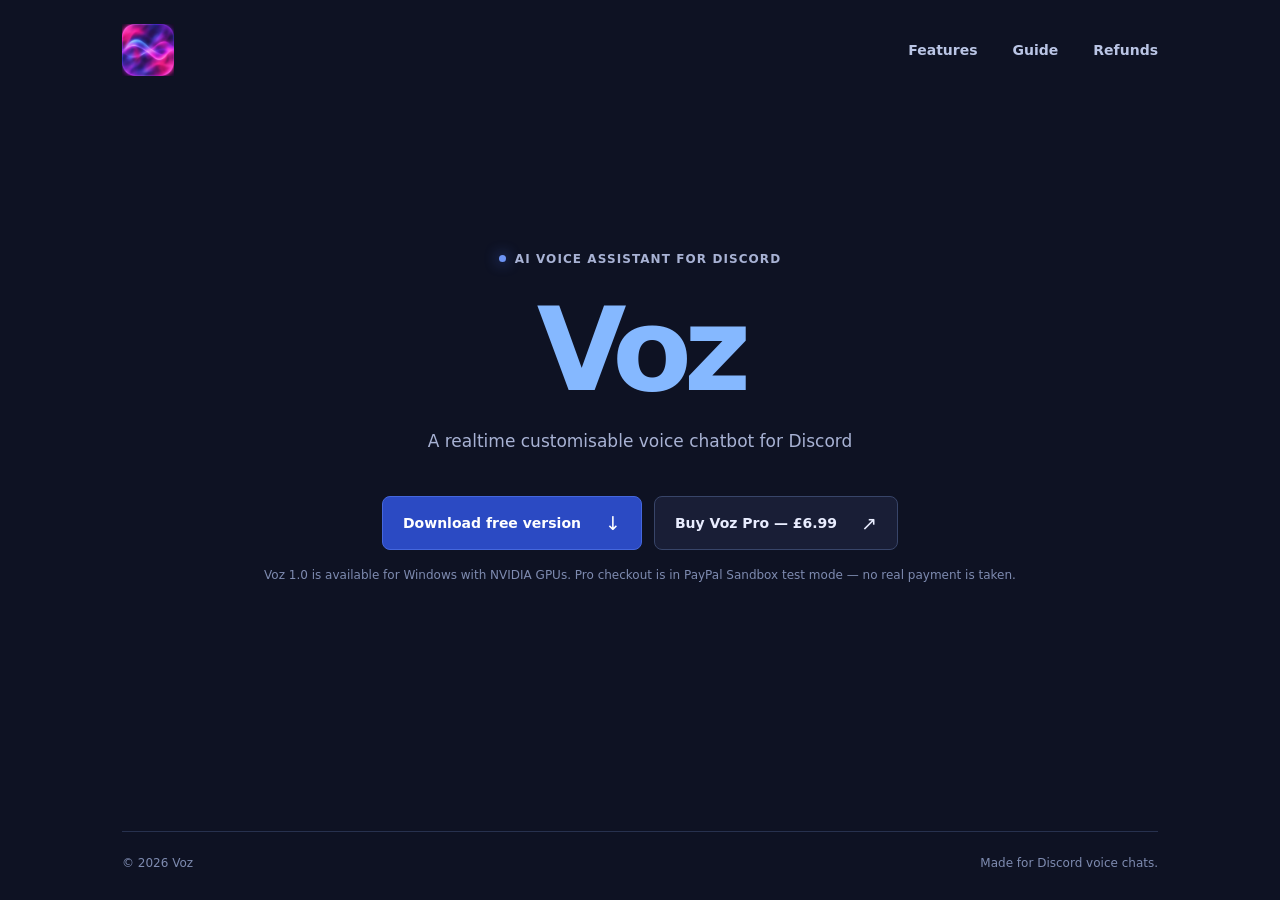
<file: index.html>
<!doctype html>
<html lang="en"><head><meta charset="utf-8"><meta name="viewport" content="width=device-width, initial-scale=1"><meta name="theme-color" content="#0e1223"><meta name="description" content="Voz — a local AI voice assistant for Discord."><title>Voz — Your Discord voice assistant</title><link rel="icon" href="/assets/voz.ico" sizes="any"><link rel="stylesheet" href="/styles.css"></head>
<body class="homepage"><div class="shell"><header class="header"><a class="brand" href="/" aria-label="Voz home"><img src="/assets/voz-logo.png" alt="Voz logo" width="52" height="52"></a><nav aria-label="Main navigation"><a href="/features.html">Features</a><a href="/guide.html">Guide</a><a href="/refund.html">Refunds</a></nav></header><main class="home"><div class="eyebrow"><span class="status-dot"></span> AI voice assistant for Discord</div><h1><span>Voz</span></h1><p class="tagline">A realtime customisable voice chatbot for Discord</p><div class="buttons"><a class="button primary" href="https://github.com/ExpiredMeme/voztts/releases/download/v1.0/VozSetup.exe">Download free version <span class="arrow">↓</span></a><button class="button secondary" type="button" id="buy-pro">Buy Voz Pro — £6.99 <span class="arrow">↗</span></button></div><p class="notice">Voz 1.0 is available for Windows with NVIDIA GPUs. Pro checkout is in PayPal Sandbox test mode — no real payment is taken.</p><div id="checkout-status" class="checkout-status" role="status" aria-live="polite" hidden></div></main><footer><span>© <span id="year"></span> Voz</span><span>Made for Discord voice chats.</span></footer></div><script src="/script.js?v=2"></script></body></html>
</file>
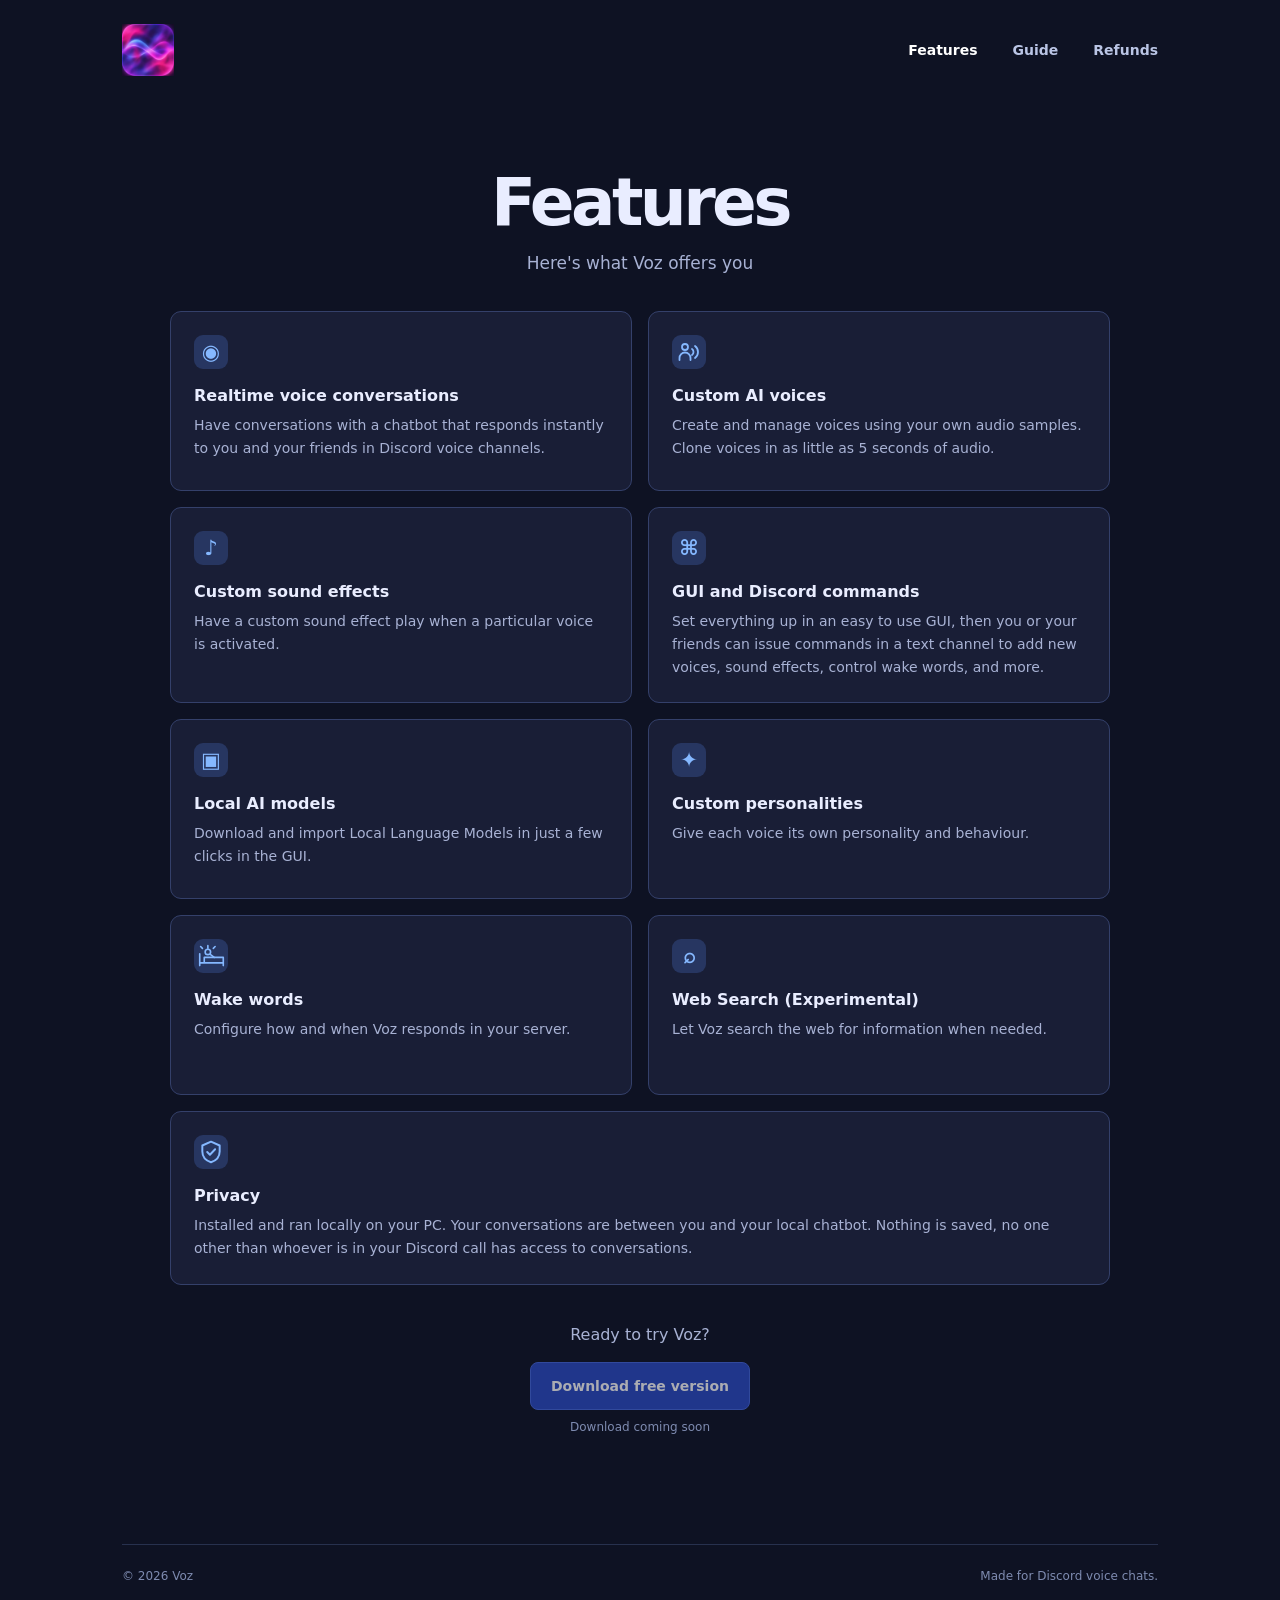
<file: features.html>
<!doctype html>
<html lang="en"><head><meta charset="utf-8"><meta name="viewport" content="width=device-width, initial-scale=1"><meta name="theme-color" content="#0e1223"><title>Features — Voz</title><link rel="icon" href="/assets/voz.ico" sizes="any"><link rel="stylesheet" href="/styles.css"></head>
<body><div class="shell"><header class="header"><a class="brand" href="/" aria-label="Voz home"><img src="/assets/voz-logo.png" alt="Voz logo" width="52" height="52"></a><nav aria-label="Main navigation"><a href="/features.html" aria-current="page">Features</a><a href="/guide.html">Guide</a><a href="/refund.html">Refunds</a></nav></header>
<main class="inner features-page"><h1>Features</h1><p class="intro">Here's what Voz offers you</p><div class="feature-list"><article><div class="feature-icon" aria-hidden="true">◉</div><h2>Realtime voice conversations</h2><p>Have conversations with a chatbot that responds instantly to you and your friends in Discord voice channels.</p></article><article><div class="feature-icon" aria-hidden="true"><svg viewBox="0 0 24 24" width="24" height="24" fill="none" stroke="currentColor" stroke-width="1.8" stroke-linecap="round" stroke-linejoin="round"><circle cx="8" cy="7" r="3"/><path d="M2.5 20v-2a5.5 5.5 0 0 1 11 0v2M15 9c2 1.2 2 4.8 0 6M18 6c4 3 4 9 0 12"/></svg></div><h2>Custom AI voices</h2><p>Create and manage voices using your own audio samples. Clone voices in as little as 5 seconds of audio.</p></article><article><div class="feature-icon" aria-hidden="true">♪</div><h2>Custom sound effects</h2><p>Have a custom sound effect play when a particular voice is activated.</p></article><article><div class="feature-icon" aria-hidden="true">⌘</div><h2>GUI and Discord commands</h2><p>Set everything up in an easy to use GUI, then you or your friends can issue commands in a text channel to add new voices, sound effects, control wake words, and more.</p></article><article><div class="feature-icon" aria-hidden="true">▣</div><h2>Local AI models</h2><p>Download and import Local Language Models in just a few clicks in the GUI.</p></article><article><div class="feature-icon" aria-hidden="true">✦</div><h2>Custom personalities</h2><p>Give each voice its own personality and behaviour.</p></article><article><div class="feature-icon" aria-hidden="true"><svg viewBox="0 0 32 32" width="29" height="29" fill="none" stroke="currentColor" stroke-width="1.8" stroke-linecap="round" stroke-linejoin="round"><path d="M3 26V13M3 23h26v3M8 23v-6h21v6M8 17h7"/><circle cx="12" cy="11" r="3"/><path d="M15 14l4 3M12 7V4M18 7l2-2M6 7L4 5"/></svg></div><h2>Wake words</h2><p>Configure how and when Voz responds in your server.</p></article><article><div class="feature-icon" aria-hidden="true">⌕</div><h2>Web Search (Experimental)</h2><p>Let Voz search the web for information when needed.</p></article><article class="feature-privacy"><div class="feature-icon" aria-hidden="true"><svg viewBox="0 0 24 24" width="26" height="26" fill="none" stroke="currentColor" stroke-width="1.8" stroke-linecap="round" stroke-linejoin="round"><path d="M12 2.5 20 6v5.5c0 5-3.4 8.4-8 10-4.6-1.6-8-5-8-10V6l8-3.5Z"/><path d="m8.5 12 2.5 2.5 4.8-5"/></svg></div><h2>Privacy</h2><p>Installed and ran locally on your PC. Your conversations are between you and your local chatbot. Nothing is saved, no one other than whoever is in your Discord call has access to conversations.</p></article></div><div class="features-cta"><p>Ready to try Voz?</p><button class="button primary" type="button" disabled aria-label="Download free version coming soon">Download free version</button><span class="notice">Download coming soon</span></div></main>
<footer><span>© <span id="year"></span> Voz</span><span>Made for Discord voice chats.</span></footer></div><script src="/script.js"></script></body></html>
</file>
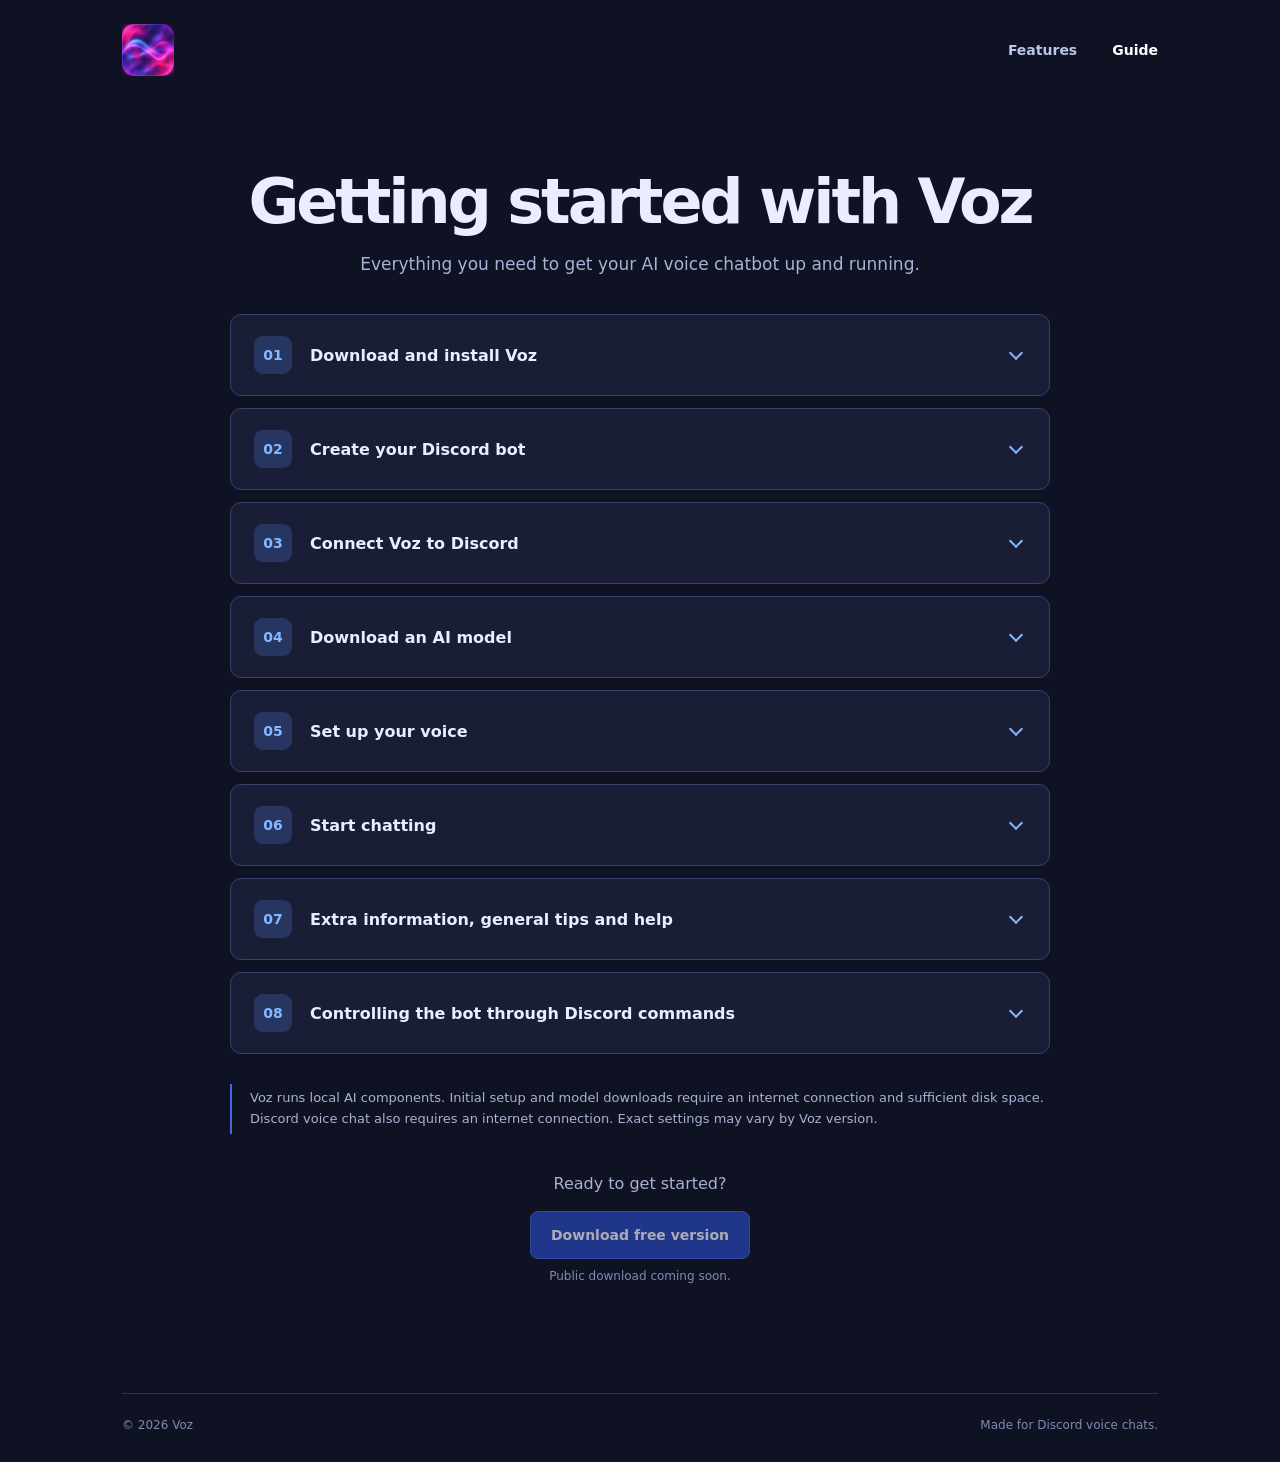
<file: guide.html>
<!doctype html><html lang="en"><head><meta charset="utf-8"><meta name="viewport" content="width=device-width, initial-scale=1"><meta name="theme-color" content="#0e1223"><title>Guide — Voz</title><link rel="icon" href="/assets/voz.ico" sizes="any"><link rel="stylesheet" href="/styles.css"></head><body><div class="shell"><header class="header"><a class="brand" href="/" aria-label="Voz home"><img src="/assets/voz-logo.png" alt="Voz logo" width="52" height="52"></a><nav aria-label="Main navigation"><a href="/features.html">Features</a><a href="/guide.html" aria-current="page">Guide</a></nav></header><main class="inner guide-page"><h1>Getting started with Voz</h1><p class="intro">Everything you need to get your AI voice chatbot up and running.</p><div class="guide-accordion"><details class="guide-step"><summary><span class="guide-num">01</span><span class="guide-step-title">Download and install Voz</span><span class="guide-chevron" aria-hidden="true"></span></summary><div class="guide-step-content"><ol><li>Download the free Windows Installer.</li><li>Run the installer and follow setup instructions. It may take a while to download all dependencies.</li><li>Launch Voz from the executable, or your desktop shortcut.</li></ol></div></details><details class="guide-step"><summary><span class="guide-num">02</span><span class="guide-step-title">Create your Discord bot</span><span class="guide-chevron" aria-hidden="true"></span></summary><div class="guide-step-content"><ol>
<li>Create an application in the <a class="guide-link" href="https://discord.com/developers/home" target="_blank" rel="noopener noreferrer">Discord Developer Portal</a></li>
<li>Configure your bot and required permissions.</li>
<li>Firstly, click &quot;New Application&quot; on the top right.<figure class="guide-figure"><img src="/assets/discord-developer-applications.png" alt="Discord Developer Portal Applications page showing the New Application button in the top right" loading="lazy"><figcaption>Discord Developer Portal — Applications</figcaption></figure></li>
<li>Give it whatever name you want. This will be used to call the bot into your voice channel when you mention it, but the nickname can later be changed in your server.</li>
<li>On the left side of the screen, click &quot;Installation&quot;, then choose &quot;None&quot; in the dropdown for &quot;Install Link&quot;, then save the change.<figure class="guide-figure"><img src="/assets/discord-installation-settings.png" alt="Discord Developer Portal Installation settings with Install Link dropdown set to None" loading="lazy"><figcaption>Installation — set Install Link to None</figcaption></figure></li>
<li>In the &quot;Bot&quot; section, first obtain the bot token and note it down in a notepad. This will be pasted into your GUI later. It can be reset at a later date if needed.</li>
<li>In this section you can toggle on Presence, Server Members, and Message Content intent, but it should not be necessary.</li>
<li>On the left hand side, click &quot;OAuth2&quot;, and tick &quot;bot&quot; and &quot;application.commands&quot; in the &quot;OAuth2 URL Generator&quot; section. Give the bot permissions &quot;View channels, Send messages, Embed links, Read message history, Connect, and Speak.&quot; A URL should be generated at the bottom. Copy and paste this in your web browser, and invite the bot into your server.<figure class="guide-figure"><img src="/assets/discord-oauth-permissions.png" alt="Discord OAuth2 URL Generator with bot and applications.commands scopes selected and required bot permissions checked" loading="lazy"><figcaption>OAuth2 scopes and bot permissions — click to enlarge</figcaption></figure></li>
<li>That should be everything needed. Make sure you have your bot token, and do not show it to anyone!</li>
</ol></div></details><details class="guide-step"><summary><span class="guide-num">03</span><span class="guide-step-title">Connect Voz to Discord</span><span class="guide-chevron" aria-hidden="true"></span></summary><div class="guide-step-content"><ol>
<li><strong>Enter your token</strong><span>Open the settings tab in the Voz GUI and paste your bot token at the top.</span><figure class="guide-figure"><img src="/assets/voz-settings-discord-token.png" alt="Voz GUI Settings tab showing the Discord Token field at the top of the Discord Identity section" loading="lazy"><figcaption>Voz Settings — Discord Token (click to enlarge)</figcaption></figure></li>
<li><strong>Choose your server</strong><span>Make sure the bot has been invited to the Discord server you want to use.</span></li>
<li><strong>Connect</strong><span>If you already have an LLM setup you can now connect, otherwise, follow the next steps.</span></li>
</ol></div></details><details class="guide-step"><summary><span class="guide-num">04</span><span class="guide-step-title">Download an AI model</span><span class="guide-chevron" aria-hidden="true"></span></summary><div class="guide-step-content"><ol>
<li><strong>Open LLM Manager on the left hand side</strong><span>At the top, set up a model folder. You can place this wherever you like, but the simplest thing to do is create a folder called &quot;models&quot; inside the Voz folder.</span><figure class="guide-figure"><img src="/assets/voz-llm-model-folder.png" alt="Voz LLM Model Manager showing the Local Model Folder field, Browse button and Scan Folder button" loading="lazy"><figcaption>Set up your local model folder — click to enlarge</figcaption></figure></li>
<li><strong>Download a model</strong><span>Select a local language model to download by searching Hugging Face at the bottom of the LLM Manager. This example uses Qwen 3 0.6b.</span><figure class="guide-figure"><img src="/assets/voz-huggingface-download.png" alt="Voz LLM Manager Hugging Face GGUF model search results and completed download, with the local file path hidden" loading="lazy"><figcaption>Search Hugging Face and download a GGUF model — click to enlarge</figcaption></figure></li>
<li><strong>Import model</strong><span>Allow the download to finish. Then you may need to click &quot;Scan Folder&quot; at the top. The model should appear in a list underneath your folder location. Select your preferred model, then click &quot;Import Selected GGUF into Ollama&quot;. Under &quot;Ollama Installed Models&quot;, choose the model from the dropdown and click &quot;Use Selected Model&quot;. You may need to click &quot;Refresh Ollama&quot; beforehand.</span><figure class="guide-figure"><img src="/assets/voz-llm-import-model.png" alt="Voz LLM Model Manager showing a selected GGUF model, Import Selected GGUF into Ollama, Ollama Installed Models and Use Selected Model buttons" loading="lazy"><figcaption>Import your GGUF model and select it in Ollama — click to enlarge</figcaption></figure></li>
<li><strong>Start the bot</strong><span>At this point, you should be ready to start the bot with just the default voice, but you may need to restart the GUI in order to force an update to the settings to recognise your selected model. Click the &quot;Dashboard&quot; tab on the left, then click &quot;Start bot&quot;. Join a voice channel in the same server as the bot, make sure the bot has permission to view and join that channel, and simply mention it in a text channel. Wait for the live log to say the bot is ready. You can open a conversation window to display exactly what the bot hears you say and it's generated responses.</span><figure class="guide-figure"><img src="/assets/voz-dashboard-start-bot.png" alt="Voz Dashboard showing Start Bot, the Live Log and Open Conversation Window controls" loading="lazy"><figcaption>Start the bot and open the Conversation Window — click to enlarge</figcaption></figure></li>
</ol></div></details><details class="guide-step"><summary><span class="guide-num">05</span><span class="guide-step-title">Set up your voice</span><span class="guide-chevron" aria-hidden="true"></span></summary><div class="guide-step-content"><ol>
<li><strong>Select a voice</strong><span>You can customise the voice of your bot using a voice sample. Edit a short clip, in .wav format, and save it. A 10-15 second clip works best. Make sure the voice sample is clear. Click &quot;Add WAV&quot; and choose your voice. It will save a copy of the WAV into your install folder into a folder called &quot;voices&quot;. Free users are limited to 3 voices.</span><figure class="guide-figure"><img src="/assets/voz-voice-library.png" alt="Voz Voices and Sound Effects tab with the Voice Library and Add WAV button" loading="lazy"><figcaption>Voice Library — click to enlarge</figcaption></figure></li>
<li><strong>Create custom sound effects</strong><span>Users with a paid licence can add a sound effect that plays when a particular voice is activated in the menu underneath.</span><figure class="guide-figure"><img src="/assets/voz-voice-sound-effects.png" alt="Voz Sound Effects per voice panel with Add or Replace WAV button" loading="lazy"><figcaption>Sound Effects (per voice) — click to enlarge</figcaption></figure><span>To add the sound effect to an associated voice, use the Discord command &quot;/voice sound&quot;. Type the name of the voice you want to have a sound effect, attach the WAV file, and choose whether it plays when the voice is activated, before every reply, or both. Sound effects are saved in a folder called &quot;Sounds&quot;.</span><figure class="guide-figure"><img src="/assets/discord-voice-sound-command.png" alt="Discord slash command voice sound with voice name, WAV sample upload and when options" loading="lazy"><figcaption>Discord /voice sound command — click to enlarge</figcaption></figure></li>
<li><strong>Adjust settings</strong><span>Set your preferred wake word, voice options and personality. In the &quot;Roles and Wake Words&quot; tab you can set each voice to have its own personality. You can set each voice to only respond to you when a certain word is spoken. If the word is not said, it will stay silent. This is helpful if there are many people in a channel talking who may interrupt the bot.</span><span><strong>Tip:</strong> The bot may not pick up certain words if they sound similar to another word, so add multiple wake words. For example, if you want your bot to only respond to &quot;Joe&quot;, add &quot;John&quot; as well, as it may mistake the words for one another. To add multiple wake words simply write &quot;Joe, John, Jerry&quot; without the quotation marks.</span><span>You can additionally set different voices and wake words per server, but you will need your Discord server ID.</span><figure class="guide-figure"><img src="/assets/voz-roles-wake-words.png" alt="Voz Roles and Wake Words tab showing per-voice personality, global wake word defaults and per-server wake overrides" loading="lazy"><figcaption>Roles and Wake Words — click to enlarge</figcaption></figure></li>
</ol></div></details><details class="guide-step"><summary><span class="guide-num">06</span><span class="guide-step-title">Start chatting</span><span class="guide-chevron" aria-hidden="true"></span></summary><div class="guide-step-content"><ol><li><strong>Join a call</strong><span>Join a Discord voice channel with your friends.</span></li><li><strong>Connect the bot</strong><span>Use the Voz GUI or your configured Discord commands to have the bot join the channel.</span></li><li><strong>Speak naturally</strong><span>Use your configured wake word and talk to the chatbot. You can refine its settings from the GUI.</span></li></ol></div></details><details class="guide-step"><summary><span class="guide-num">07</span><span class="guide-step-title">Extra information, general tips and help</span><span class="guide-chevron" aria-hidden="true"></span></summary><div class="guide-step-content">
<section class="guide-extra-topic"><h3>Web Search</h3>
<p>You can install DuckDuckGo web search to have your bot attempt to search the internet when asked questions, but note this is experimental. A number of LLMs struggle with calling the web search tool and can give wrong information or not find results at all. It may be best to leave this disabled and let the LLM rely on its own tools and information.</p>
<figure class="guide-figure"><img src="/assets/voz-duckduckgo-web-search.png" alt="Voz DuckDuckGo Web Search settings showing DDGS installation, adaptive search toggle, and search controls" loading="lazy"><figcaption>DuckDuckGo Web Search settings — click to enlarge</figcaption></figure></section>
<section class="guide-extra-topic"><h3>Settings</h3><p>Each setting gives a brief explanation of what it does if you hover over the field, but let's run through some of them here.</p>
<h4>Ollama</h4><p><strong>Max Tokens</strong> is the maximum number of tokens generated for a reply. Higher numbers will generate slower responses. Adjust this based on what you are comfortable with.</p>
<p><strong>Max History</strong> is the number of messages the LLM will keep in memory when generating responses. Again, higher = slower responses.</p>
<h4>Speech Recognition</h4><p><strong>Silence End</strong> is how long the bot waits for silence before it starts generating a response. Lower = quicker response, but it may cut off some of your words and cause a less accurate response.</p>
<h4>Chatterbox</h4><p><strong>Chatterbox Model</strong> is the TTS engine used to generate responses. Standard is the default. Turbo is quicker, but potentially generates less accurate voice clones.</p>
<p><strong>Chatterbox CFG</strong> adjusts the pacing of the TTS. Lower may follow the voice sample more accurately.</p>
<p><strong>Chatterbox Exaggeration</strong> adjusts the emotion of the voice generation. Higher = more expressive.</p>
<p><strong>Chatterbox Temperature</strong> adjusts the randomness of the response. Lower = less random, more stable.</p>
<p><strong>TTS max chars</strong> adjusts how large a generated response can be. Higher = longer response times.</p>
</section></div></details><details class="guide-step"><summary><span class="guide-num">08</span><span class="guide-step-title">Controlling the bot through Discord commands</span><span class="guide-chevron" aria-hidden="true"></span></summary><div class="guide-step-content"><p>Here is a list of commands available to use by simply typing in a text channel the bot can see.</p><div class="guide-command-list">
<div class="guide-command"><code>/voice add</code><span>Add a new voice. Name it and attach a WAV file.</span></div>
<div class="guide-command"><code>/voice use</code><span>Switch to the selected voice.</span></div>
<div class="guide-command"><code>/voice wake</code><span>Set a wake word to the selected voice.</span></div>
<div class="guide-command"><code>/voice remove</code><span>Remove selected voice.</span></div>
<div class="guide-command"><code>/voice list</code><span>List all available voices.</span></div>
<div class="guide-command"><code>/voice sound</code><span>Select a voice and add a sound effect.</span></div>
<div class="guide-command"><code>/voice soundremove</code><span>Remove a sound effect from a voice.</span></div>
<div class="guide-command"><code>/voice role</code><span>Add a role/personality to a voice.</span></div>
</div></div></details></div><p class="guide-note">Voz runs local AI components. Initial setup and model downloads require an internet connection and sufficient disk space. Discord voice chat also requires an internet connection. Exact settings may vary by Voz version.</p><div class="features-cta"><p>Ready to get started?</p><button class="button primary" disabled title="Installer coming soon">Download free version</button><span class="notice">Public download coming soon.</span></div></main><dialog id="screenshot-viewer" class="screenshot-viewer" aria-label="Enlarged guide screenshot"><div class="viewer-toolbar"><span id="viewer-caption"></span><div class="viewer-actions"><button type="button" id="viewer-zoom-out" aria-label="Zoom out">−</button><button type="button" id="viewer-zoom-in" aria-label="Zoom in">+</button><button type="button" id="viewer-reset">Reset</button><button type="button" id="viewer-close" aria-label="Close screenshot">✕</button></div></div><div class="viewer-scroll"><img id="viewer-image" alt=""></div></dialog><footer><span>© <span id="year"></span> Voz</span><span>Made for Discord voice chats.</span></footer></div><script src="/script.js"></script><script src="/guide-images.js"></script></body></html>
</file>
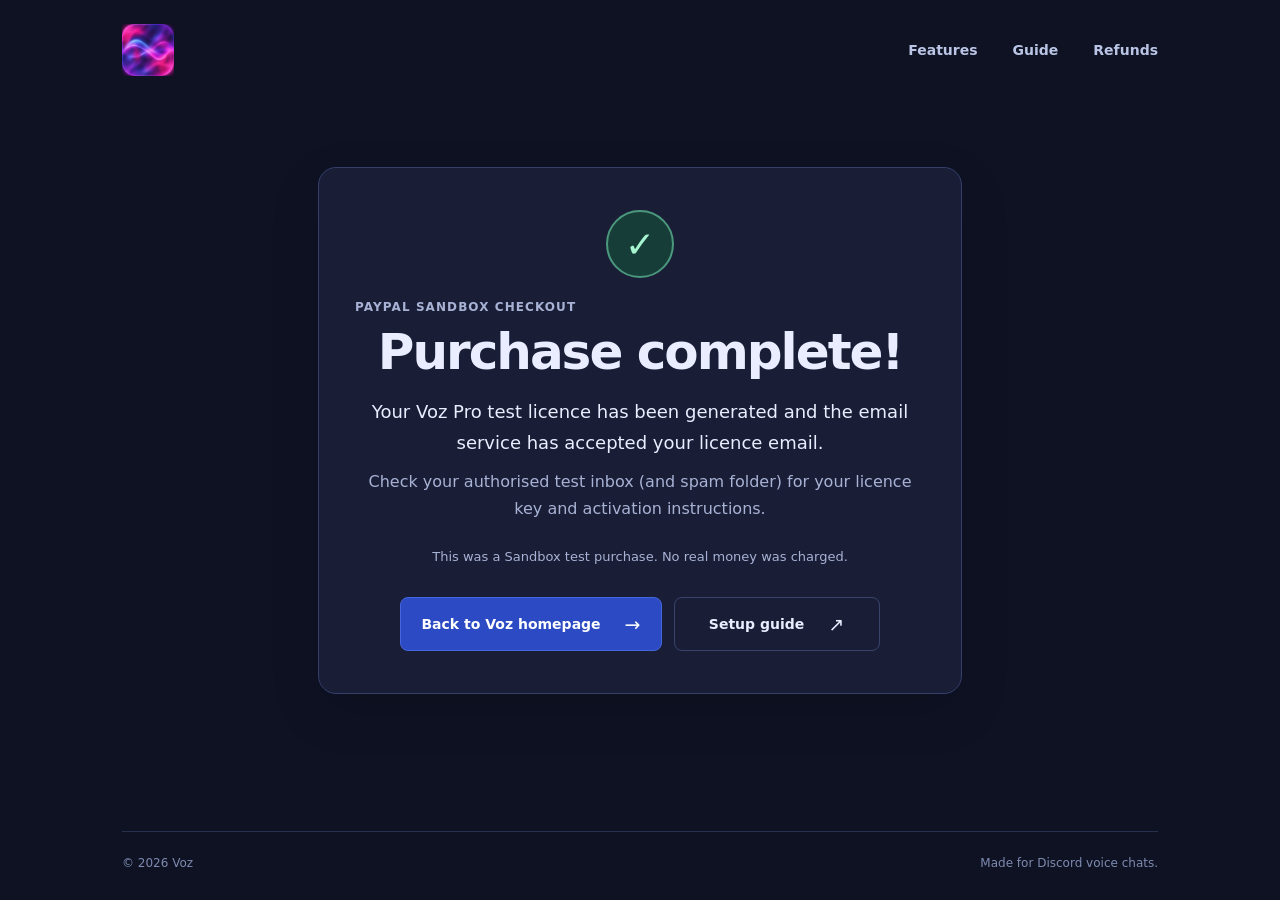
<file: purchase-success.html>
<!doctype html>
<html lang="en"><head><meta charset="utf-8"><meta name="viewport" content="width=device-width, initial-scale=1"><meta name="theme-color" content="#0e1223"><meta name="robots" content="noindex"><title>Purchase complete — Voz Pro</title><link rel="icon" href="/assets/voz.ico" sizes="any"><link rel="stylesheet" href="/styles.css"></head>
<body class="homepage"><div class="shell"><header class="header"><a class="brand" href="/" aria-label="Voz home"><img src="/assets/voz-logo.png" alt="Voz logo" width="52" height="52"></a><nav aria-label="Main navigation"><a href="/features.html">Features</a><a href="/guide.html">Guide</a><a href="/refund.html">Refunds</a></nav></header>
<main class="home"><section class="purchase-confirmation" aria-labelledby="purchase-heading"><div class="purchase-check" aria-hidden="true">✓</div><div class="eyebrow">PayPal Sandbox checkout</div><h1 id="purchase-heading">Purchase complete!</h1><p class="purchase-lead">Your Voz Pro test licence has been generated and the email service has accepted your licence email.</p><p>Check your authorised test inbox (and spam folder) for your licence key and activation instructions.</p><p class="purchase-note">This was a Sandbox test purchase. No real money was charged.</p><div class="buttons"><a class="button primary" href="/">Back to Voz homepage <span class="arrow">→</span></a><a class="button secondary" href="/guide.html">Setup guide <span class="arrow">↗</span></a></div></section></main>
<footer><span>© <span id="year"></span> Voz</span><span>Made for Discord voice chats.</span></footer></div><script>document.getElementById('year').textContent = new Date().getFullYear();</script></body></html>
</file>
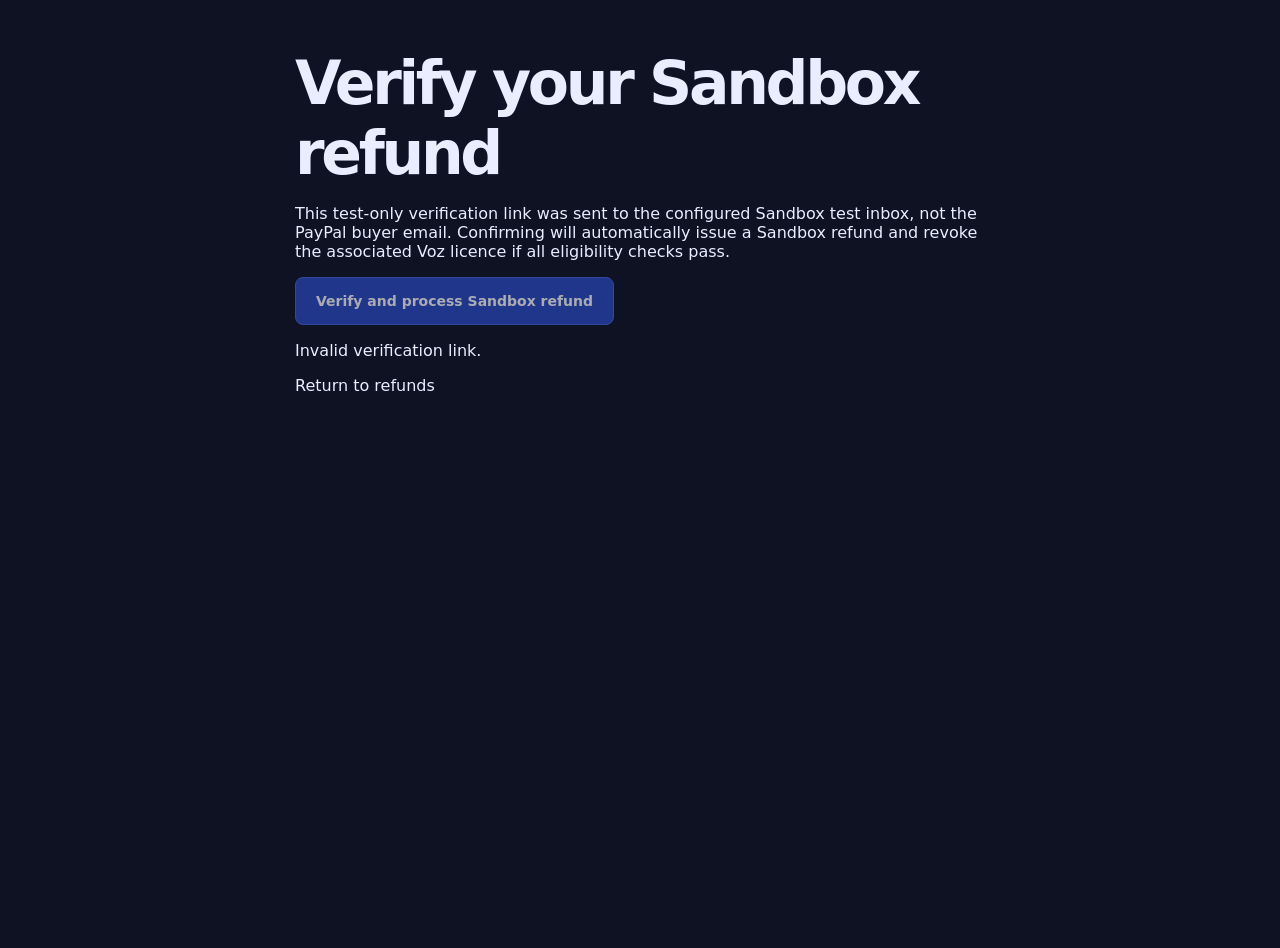
<file: refund-verify.html>
<!doctype html><html lang="en"><head><meta charset="utf-8"><meta name="viewport" content="width=device-width,initial-scale=1"><title>Verify Sandbox refund — Voz</title><link rel="stylesheet" href="/styles.css"></head><body><main class="inner refund-page"><h1>Verify your Sandbox refund</h1><p>This test-only verification link was sent to the configured Sandbox test inbox, not the PayPal buyer email. Confirming will automatically issue a Sandbox refund and revoke the associated Voz licence if all eligibility checks pass.</p><button class="button primary" id="confirm" type="button">Verify and process Sandbox refund</button><p id="result" role="status" aria-live="polite"></p><p><a href="/refund.html">Return to refunds</a></p></main><script src="/refund-verify.js?v=1" defer></script></body></html>
</file>
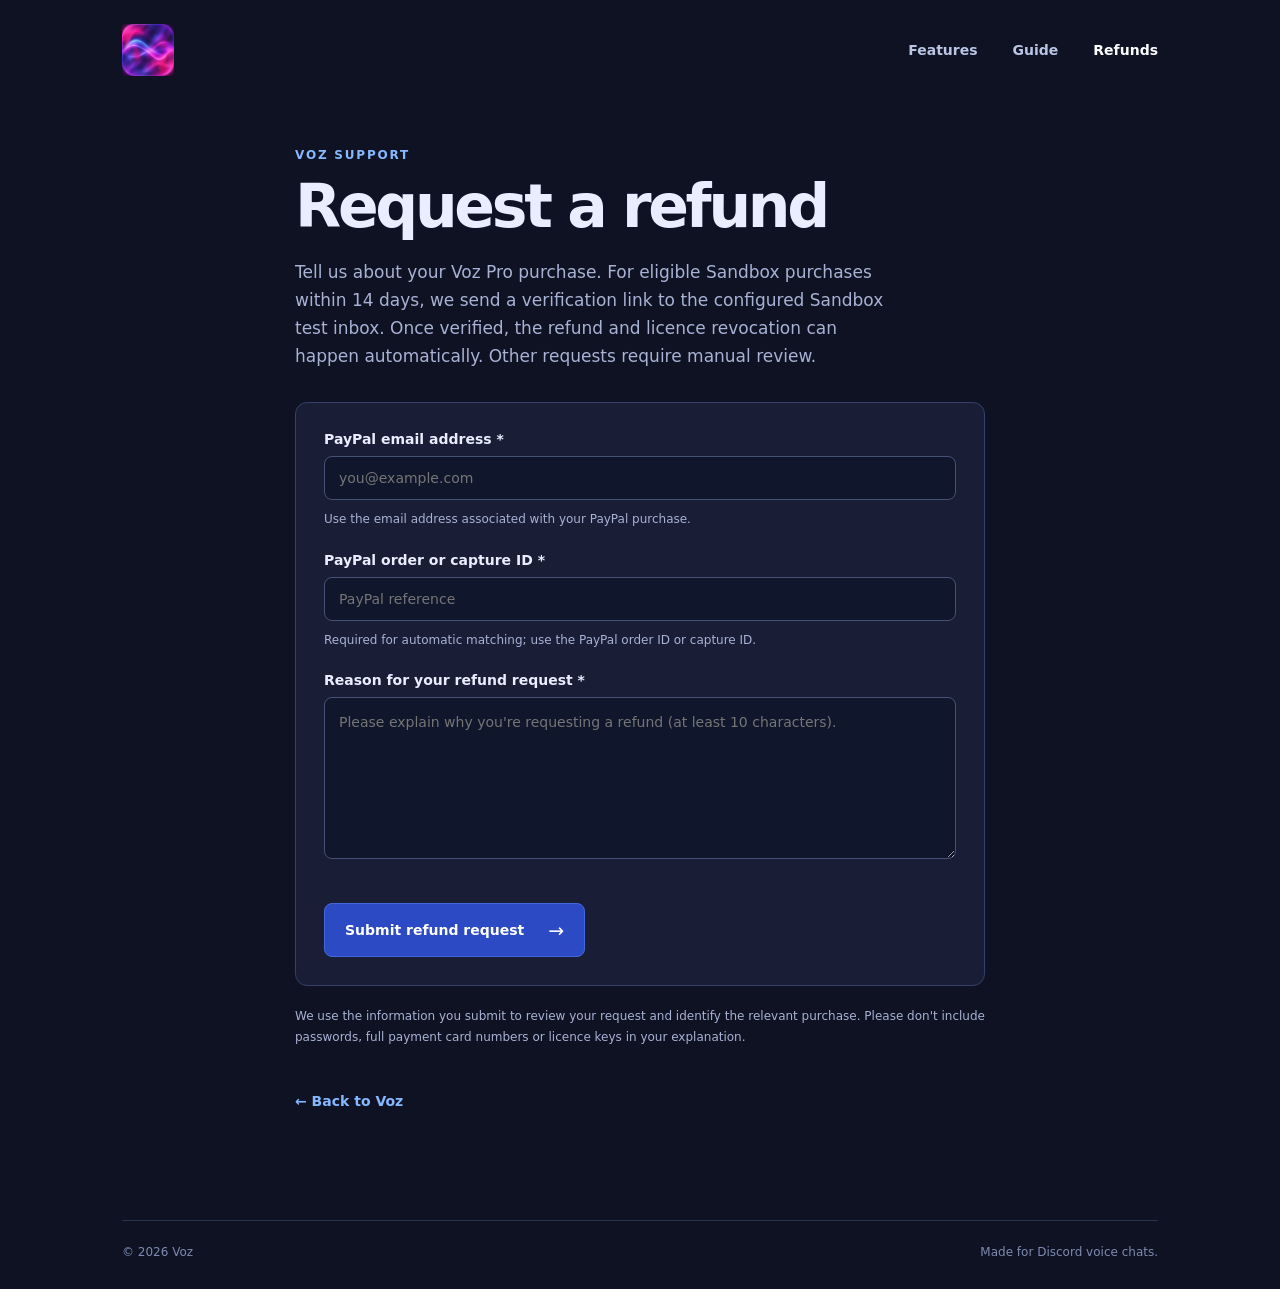
<file: refund.html>
<!doctype html>
<html lang="en">
<head>
  <meta charset="utf-8">
  <meta name="viewport" content="width=device-width, initial-scale=1">
  <meta name="theme-color" content="#0e1223">
  <meta name="description" content="Request a refund for a Voz Pro purchase.">
  <title>Request a refund — Voz</title>
  <link rel="icon" href="/assets/voz.ico" sizes="any">
  <link rel="stylesheet" href="/styles.css">
  <script src="https://challenges.cloudflare.com/turnstile/v0/api.js" async defer></script>
</head>
<body>
<div class="shell">
  <header class="header">
    <a class="brand" href="/" aria-label="Voz home"><img src="/assets/voz-logo.png" alt="Voz logo" width="52" height="52"></a>
    <nav aria-label="Main navigation"><a href="/features.html">Features</a><a href="/guide.html">Guide</a><a href="/refund.html" aria-current="page">Refunds</a></nav>
  </header>
  <main class="inner refund-page">
    <div class="overline">VOZ SUPPORT</div>
    <h1>Request a refund</h1>
    <p class="intro">Tell us about your Voz Pro purchase. For eligible Sandbox purchases within 14 days, we send a verification link to the configured Sandbox test inbox. Once verified, the refund and licence revocation can happen automatically. Other requests require manual review.</p>
    <form id="refund-form" class="refund-form">
      <div class="refund-field">
        <label for="refund-email">PayPal email address <span aria-hidden="true">*</span></label>
        <input id="refund-email" name="customer_email" type="email" autocomplete="email" maxlength="254" required placeholder="you@example.com">
        <small>Use the email address associated with your PayPal purchase.</small>
      </div>
      <div class="refund-field">
        <label for="refund-transaction">PayPal order or capture ID <span aria-hidden="true">*</span></label>
        <input id="refund-transaction" name="paypal_transaction_id" type="text" maxlength="128" pattern="[A-Za-z0-9-]+" required placeholder="PayPal reference">
        <small>Required for automatic matching; use the PayPal order ID or capture ID.</small>
      </div>
      <div class="refund-field">
        <label for="refund-reason">Reason for your refund request <span aria-hidden="true">*</span></label>
        <textarea id="refund-reason" name="reason" minlength="10" maxlength="1500" rows="6" required placeholder="Please explain why you're requesting a refund (at least 10 characters)."></textarea>
      </div>
      <div class="cf-turnstile" data-sitekey="0x4AAAAAAF9OpFNxQVTce-Tn" data-theme="dark"></div>
      <button class="button primary refund-submit" id="refund-submit" type="submit">Submit refund request <span class="arrow" aria-hidden="true">→</span></button>
      <div id="refund-status" class="refund-status" role="status" aria-live="polite" hidden></div>
    </form>
    <p class="refund-privacy">We use the information you submit to review your request and identify the relevant purchase. Please don't include passwords, full payment card numbers or licence keys in your explanation.</p>
    <a class="back" href="/">← Back to Voz</a>
  </main>
  <footer><span>© <span id="year"></span> Voz</span><span>Made for Discord voice chats.</span></footer>
</div>
<script src="/refund.js?v=2" defer></script>
</body></html>
</file>
<file: styles.css>
:root{color-scheme:dark;--bg:#0e1223;--panel:#191e36;--border:#34406a;--text:#e9edff;--muted:#a8b2d4;--blue:#4567dd;--blue-light:#85b8ff}*{box-sizing:border-box}html{min-height:100%}body{margin:0;min-height:100vh;background:radial-gradient(ellipse 65% 50% at 50% 43%,#172348 0%,#0e1223 73%);font-family:Segoe UI,Inter,system-ui,-apple-system,sans-serif;color:var(--text)}.shell{min-height:100vh;max-width:1100px;margin:0 auto;padding:0 32px;display:flex;flex-direction:column}.header{height:100px;display:flex;align-items:center;justify-content:space-between}.brand{font-size:31px;letter-spacing:-1.5px;font-weight:800;color:var(--blue-light)}.brand-dot{color:#6688ff}a{text-decoration:none;color:inherit}nav{display:flex;gap:35px}nav a{font-size:14px;font-weight:600;color:#bac5e5;transition:color .2s}nav a:hover,nav a[aria-current=page]{color:#fff}.home{flex:1;display:flex;flex-direction:column;align-items:center;justify-content:center;text-align:center;padding:40px 0 125px}.eyebrow{display:flex;align-items:center;gap:9px;font-size:12px;font-weight:600;color:#a8b2d4;letter-spacing:.09em;text-transform:uppercase}.status-dot{width:7px;height:7px;border-radius:50%;background:#6d94f5;box-shadow:0 0 14px #4567dd}.home h1{font-size:clamp(66px,11vw,116px);line-height:1.05;letter-spacing:-.07em;margin:23px 0 16px;font-weight:750}.home h1 span{color:var(--blue-light)}.tagline{max-width:560px;margin:0;color:var(--muted);font-size:17px;line-height:1.75}.buttons{display:flex;flex-wrap:wrap;gap:12px;justify-content:center;margin-top:40px}.button{display:inline-flex;align-items:center;justify-content:center;gap:24px;min-width:206px;border-radius:8px;border:1px solid #4567dd;padding:15px 20px;font:600 14px Segoe UI,system-ui,sans-serif}.primary{background:#2b4ac3;color:#fff}.secondary{background:#191e36;color:#e9edff;border-color:#384569}.button:disabled{opacity:.65;cursor:not-allowed}.arrow{font-size:19px;font-weight:400}.notice{font-size:12px;color:#7e8bb0;margin-top:18px}footer{display:flex;justify-content:space-between;gap:20px;border-top:1px solid #27314e;padding:24px 0 30px;color:#7e8bb0;font-size:12px}.inner{width:min(760px,100%);margin:70px auto 110px;flex:1}.overline{font-size:12px;letter-spacing:.15em;color:var(--blue-light);font-weight:700}.inner h1{font-size:clamp(52px,8vw,76px);letter-spacing:-.055em;margin:9px 0 10px}.intro{font-size:17px;color:var(--muted);line-height:1.65;max-width:600px}.feature-list{display:grid;grid-template-columns:repeat(2,minmax(0,1fr));gap:14px;margin:38px 0}.feature-list article{padding:23px;background:#191e36;border:1px solid #34406a;border-radius:11px}.feature-list h2,.steps h2{font-size:16px;margin:0 0 9px}.feature-list p,.steps p{font-size:14px;line-height:1.65;color:var(--muted);margin:0}.steps{margin:38px 0}.steps section{display:flex;gap:23px;padding:25px 0;border-bottom:1px solid #34406a}.number{font-size:13px;font-weight:700;color:var(--blue-light)}.guide-note{border-left:2px solid var(--blue);padding:4px 0 4px 18px;font-size:13px;line-height:1.6;color:var(--muted)}.back{display:inline-block;margin-top:34px;color:var(--blue-light);font-size:14px;font-weight:600}@media(max-width:600px){.shell{padding:0 22px}.header{height:78px}nav{gap:24px}.home{padding-bottom:80px}.tagline{font-size:15px}.buttons{width:100%;flex-direction:column}.button{width:100%}.feature-list{grid-template-columns:1fr}.inner{margin-top:40px}footer{flex-direction:column;gap:6px}}


/* Keep the original GUI logo and use a flat dark-blue background. */
body,body.homepage{background:#0e1223}
.brand{display:inline-flex;align-items:center;justify-content:center;line-height:0}
.brand img{display:block;width:52px;height:52px;object-fit:contain}
@media(max-width:600px){.brand img{width:44px;height:44px}}

/* Features page: two columns of four cards on desktop, one column on mobile. */
.features-page{width:min(940px,100%);margin-top:55px}
.features-page h1{text-align:center;font-size:clamp(44px,6vw,66px);margin-bottom:8px}
.features-page .intro{text-align:center;max-width:none;margin:0 auto}
.features-page .feature-list{grid-template-columns:repeat(2,minmax(0,1fr));gap:16px;margin-top:34px}
.features-page .feature-list article{min-height:180px;padding:23px;background:#191e36;border:1px solid #34406a}
.feature-icon{display:flex;align-items:center;justify-content:center;width:34px;height:34px;margin-bottom:17px;border-radius:9px;background:#273661;color:#85b8ff;font-size:21px;font-weight:700}
.features-cta{display:flex;flex-direction:column;align-items:center;gap:10px;margin:40px auto 0;text-align:center}
.features-cta p{margin:0 0 8px;color:var(--muted)}
.features-cta .notice{margin:0}
@media(max-width:600px){.features-page .feature-list{grid-template-columns:1fr}.features-page .feature-list article{min-height:0}}

/* Full-width privacy card beneath the eight feature cards. */
.features-page .feature-list .feature-privacy{grid-column:1 / -1;min-height:0}

/* Guide page — native accessible expandable sections */
.guide-page{width:min(820px,100%);margin-top:55px}
.guide-page h1{text-align:center;font-size:clamp(38px,5vw,62px);letter-spacing:-.05em;margin:10px 0 12px}
.guide-page .intro{text-align:center;margin:0 auto;max-width:650px}
.guide-accordion{display:grid;gap:12px;margin:36px 0 30px}
.guide-step{background:var(--panel);border:1px solid var(--border);border-radius:11px;overflow:hidden}
.guide-step[open]{border-color:#5877bb}
.guide-step summary{display:flex;align-items:center;gap:18px;cursor:pointer;list-style:none;padding:21px 23px;min-height:77px}
.guide-step summary::-webkit-details-marker{display:none}
.guide-step summary:focus-visible{outline:2px solid var(--blue-light);outline-offset:-4px;border-radius:10px}
.guide-num{display:grid;place-items:center;flex:0 0 38px;height:38px;border-radius:9px;background:#273661;color:var(--blue-light);font-size:14px;font-weight:700}
.guide-step-title{font-size:16px;font-weight:650;flex:1}
.guide-chevron{height:10px;width:10px;border-right:2px solid var(--blue-light);border-bottom:2px solid var(--blue-light);transform:rotate(45deg);transition:transform .2s;margin:0 5px 5px 0}
.guide-step[open] .guide-chevron{transform:rotate(225deg);margin:6px 5px 0 0}
.guide-step-content{border-top:1px solid var(--border);padding:8px 26px 23px 80px}
.guide-step-content ol{margin:0;padding:0;list-style:none;display:grid;gap:18px}
.guide-step-content li{display:grid;gap:4px;color:var(--muted);font-size:14px;line-height:1.6}
.guide-step-content li:first-child{margin-top:12px}
.guide-step-content strong{color:var(--text);font-size:14px}
.guide-page .guide-note{margin-top:30px}
@media(max-width:600px){.guide-step summary{padding:16px;gap:12px}.guide-step-title{font-size:14px}.guide-step-content{padding:8px 18px 22px 65px}.guide-page h1{font-size:38px}}

/* Illustrated setup steps */
.guide-step-content .guide-link{color:#85b8ff;text-decoration:underline;text-underline-offset:3px;font-weight:600}
.guide-step-content .guide-link:hover{color:#b8d5ff}
.guide-figure{margin:12px 0 4px;width:100%;max-width:100%}
.guide-figure img{display:block;width:100%;height:auto;border:1px solid #34406a;border-radius:8px;background:#232532}
.guide-figure figcaption{margin-top:7px;font-size:12px;color:#8d9abf}

/* Expandable screenshots */
.guide-figure img{cursor:zoom-in;transition:border-color .15s ease}
.guide-figure img:hover,.guide-figure img:focus{border-color:#85b8ff;outline-offset:3px}
.screenshot-viewer{position:fixed;inset:3vh 3vw;width:94vw;max-width:none;height:94vh;max-height:none;margin:auto;padding:0;background:#101529;color:#e9edff;border:1px solid #44517d;border-radius:12px;overflow:hidden}
.screenshot-viewer::backdrop{background:rgba(0,0,0,.85)}
.viewer-toolbar{height:54px;display:flex;align-items:center;justify-content:space-between;gap:12px;padding:8px 14px;background:#191e36;border-bottom:1px solid #34406a;font-size:13px}
.viewer-toolbar #viewer-caption{overflow:hidden;text-overflow:ellipsis;white-space:nowrap}
.viewer-actions{display:flex;gap:6px;flex-shrink:0}
.viewer-actions button{background:#2b4ac3;color:white;border:0;border-radius:6px;padding:7px 12px;cursor:pointer;font:inherit}
.viewer-actions button:hover{background:#3d5bdb}
.viewer-scroll{height:calc(100% - 54px);overflow:auto;text-align:center;padding:16px}
.viewer-scroll img{display:block;width:auto;max-width:none;height:auto;margin:0 auto;box-shadow:0 6px 25px #0007}
@media(max-width:650px){.screenshot-viewer{inset:1vh 1vw;width:98vw;height:98vh}.viewer-toolbar{padding:6px}.viewer-actions button{padding:6px 9px}.viewer-toolbar #viewer-caption{font-size:11px}}

/* Guide section 7 topic separation */
.guide-extra-topic + .guide-extra-topic { margin-top: 2rem; padding-top: 1.5rem; border-top: 1px solid #34406a; }
.guide-extra-topic h3 { color: #e9edff; font-size: 1.15rem; margin: 0 0 .8rem; }
.guide-extra-topic h4 { color: #85b8ff; font-size: 1rem; margin: 1.25rem 0 .5rem; }
.guide-extra-topic p { color: #a8b2d4; line-height: 1.7; margin: .55rem 0; }
.guide-extra-topic p strong { color: #e9edff; }

/* Discord commands in Guide section 8 */
.guide-command-list{display:grid;gap:10px;margin-top:18px}
.guide-command{display:grid;grid-template-columns:minmax(145px,200px) 1fr;align-items:center;gap:16px;padding:13px 16px;background:#191e36;border:1px solid #34406a;border-radius:9px;color:#a8b2d4}
.guide-command code{font-size:.94rem;color:#9fc3ff;white-space:nowrap}
@media(max-width:600px){.guide-command{grid-template-columns:1fr;gap:6px}}

/* Sandbox checkout status and button interaction */
button.button{cursor:pointer}button.button:not(:disabled):hover{border-color:#85b8ff;background:#26345c}button.button:focus-visible{outline:2px solid #85b8ff;outline-offset:4px}.checkout-status{max-width:630px;margin-top:20px;padding:14px 18px;background:#191e36;border:1px solid #44517d;border-radius:9px;color:#dce5ff;font-size:14px;line-height:1.6}.checkout-status[hidden]{display:none}.checkout-status[data-kind="success"]{border-color:#4b987d}.checkout-status[data-kind="warning"]{border-color:#ba9656}.checkout-status[data-kind="error"]{border-color:#b65d73}

/* Dedicated checkout confirmation */
.purchase-confirmation{max-width:710px;margin:15px auto 0;padding:42px 36px;text-align:center;background:var(--panel);border:1px solid var(--border);border-radius:18px;box-shadow:0 18px 50px #0002}
.purchase-confirmation .purchase-check{display:grid;place-items:center;width:68px;height:68px;margin:0 auto 22px;border-radius:50%;background:#173d38;border:2px solid #4b987d;color:#a6f4d0;font-size:36px;font-weight:700}
.purchase-confirmation h1{font-size:clamp(32px,5vw,50px);letter-spacing:-.04em;margin:12px 0 18px}
.purchase-confirmation p{color:var(--muted);line-height:1.7;margin:10px auto;max-width:570px}
.purchase-confirmation .purchase-lead{font-size:18px;color:var(--text)}
.purchase-confirmation .purchase-note{font-size:13px;margin-top:24px}
.purchase-confirmation .buttons{justify-content:center;margin-top:28px;flex-wrap:wrap}
@media(max-width:600px){.purchase-confirmation{padding:32px 20px}}


/* Download link styling */
a.button {
  cursor: pointer;
  position: relative;
  z-index: 1;
}

a.button:hover {
  border-color: #85b8ff;
  background: #26345c;
}

a.button:focus-visible {
  outline: 2px solid #85b8ff;
  outline-offset: 4px;
}


/* Voz refund request page */
.refund-page{width:min(690px,100%);margin-top:48px}
.refund-page h1{font-size:clamp(40px,6vw,60px)}
.refund-form{display:grid;gap:22px;margin:32px 0 20px;padding:28px;background:var(--panel);border:1px solid var(--border);border-radius:12px}
.refund-field{display:grid;gap:9px}
.refund-field label{font-size:14px;font-weight:650}
.refund-field .optional{font-size:12px;color:var(--muted);font-weight:400}
.refund-field input,.refund-field textarea{width:100%;background:#10172c;color:var(--text);border:1px solid #455276;border-radius:8px;padding:13px 14px;font:inherit;font-size:14px}
.refund-field textarea{resize:vertical;line-height:1.6}
.refund-field input:focus-visible,.refund-field textarea:focus-visible{outline:2px solid var(--blue-light);outline-offset:2px}
.refund-field small,.refund-privacy{color:var(--muted);font-size:12px;line-height:1.7}
.refund-submit{cursor:pointer;width:fit-content}
.refund-status{padding:15px;border-radius:8px;background:#202b4b;border:1px solid #465d96;line-height:1.6;font-size:14px;overflow-wrap:anywhere}
.refund-status[data-kind="error"]{background:#3b2230;border-color:#9e4b68}
.refund-status[data-kind="success"]{background:#1c3a35;border-color:#4e9986}
@media(max-width:600px){.refund-form{padding:19px}.refund-submit{width:100%}.refund-page{margin-top:35px}}
</file>
